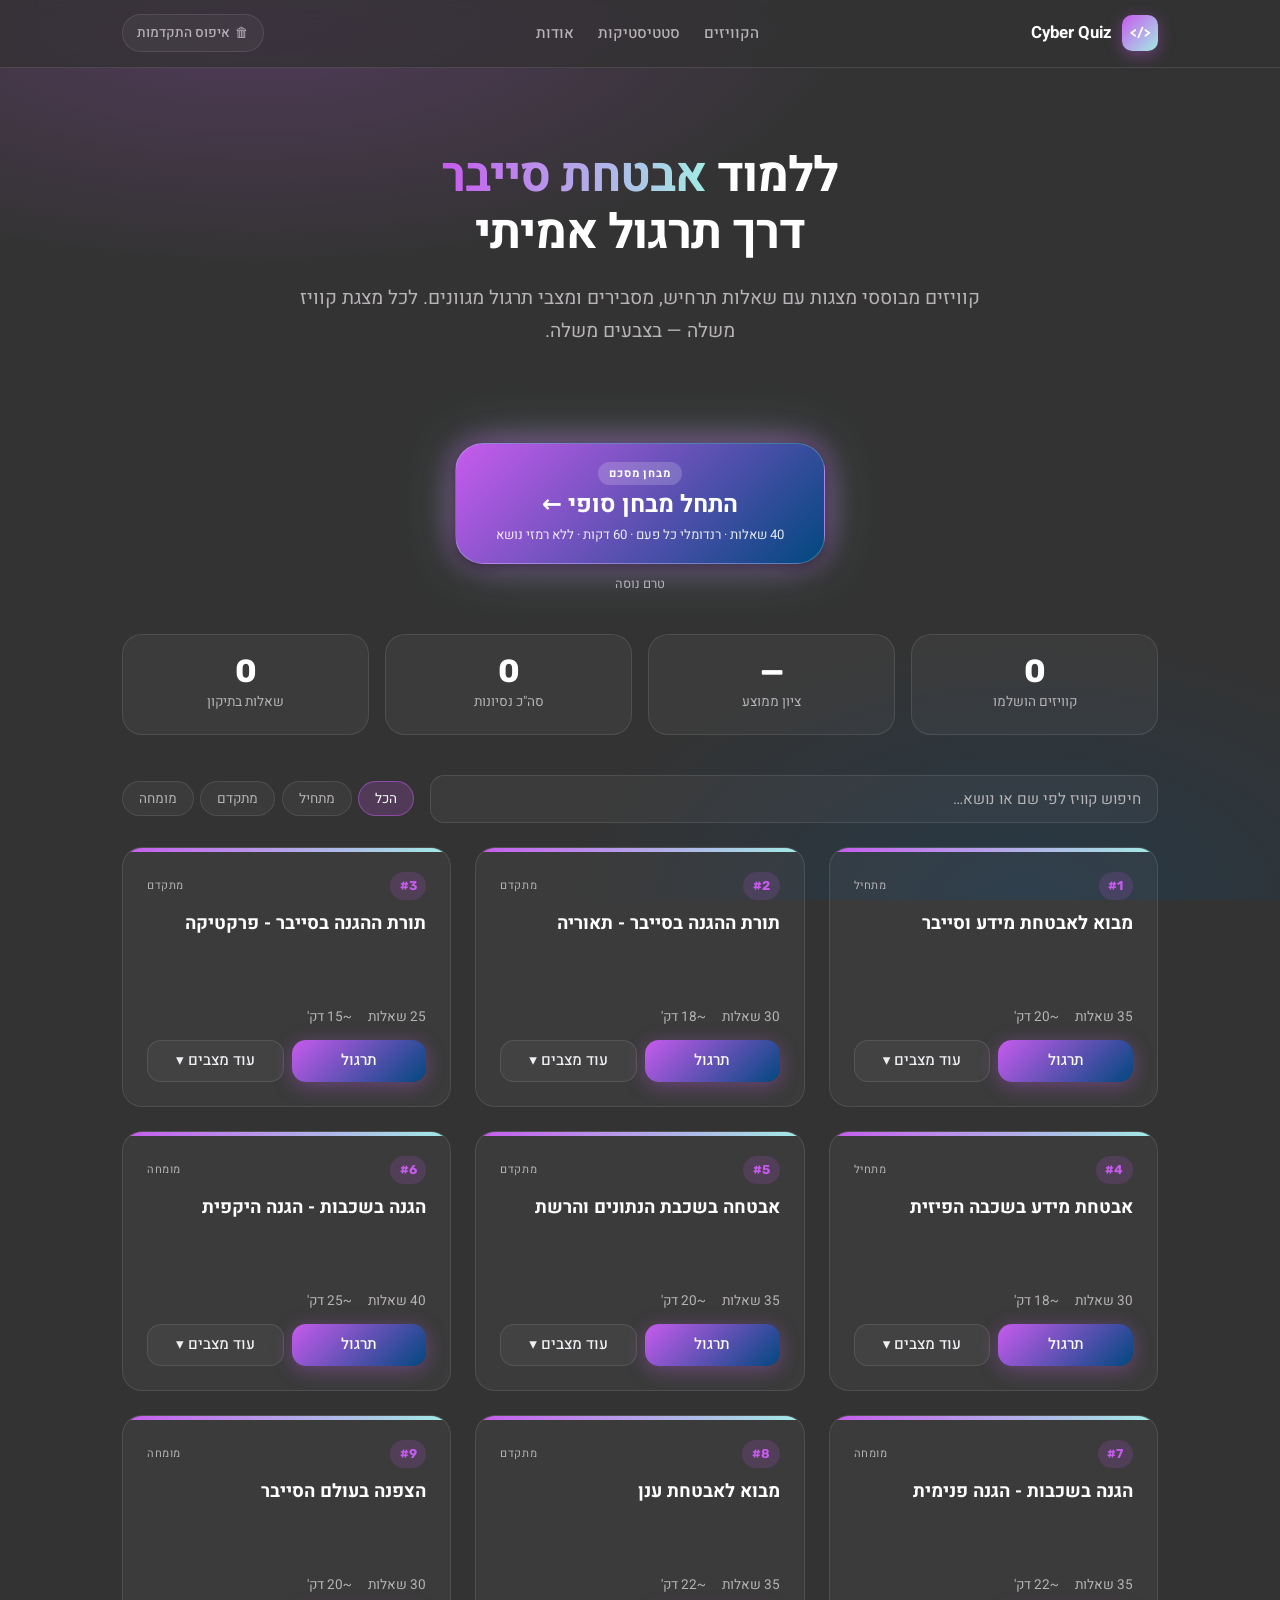
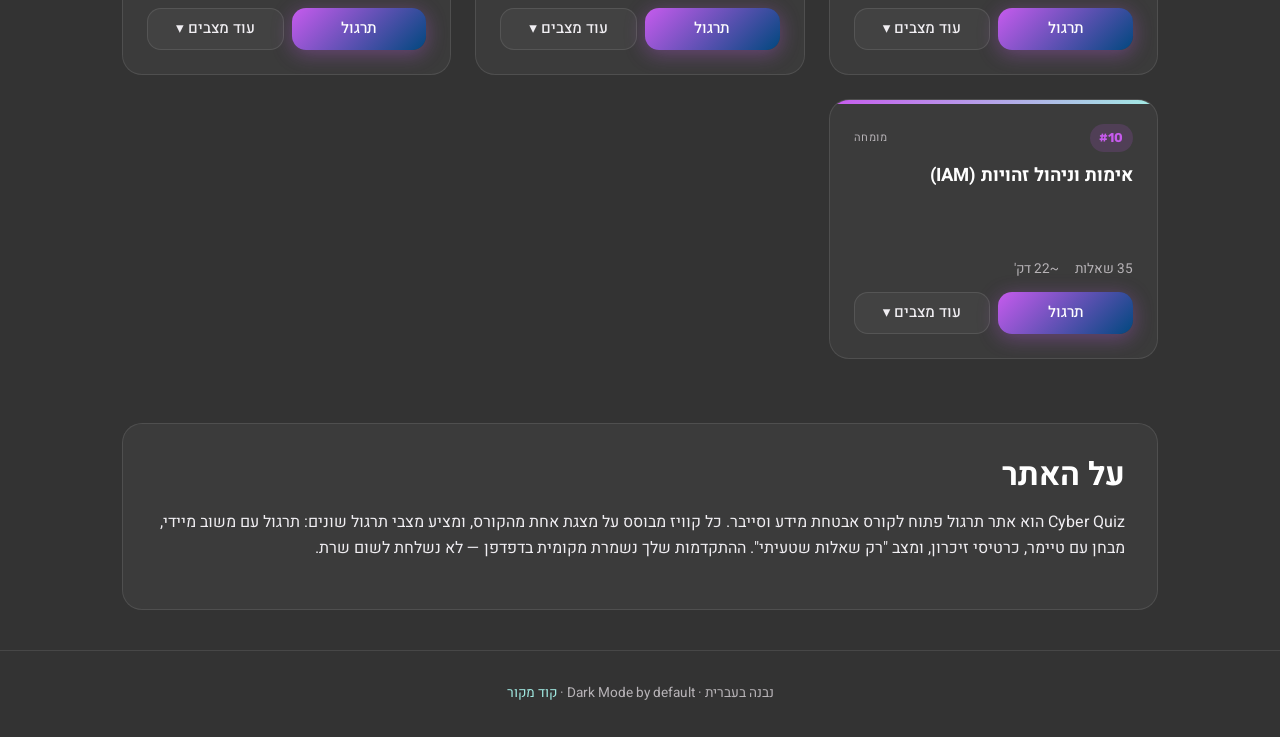
<file: index.html>
<!DOCTYPE html>
<html lang="he" dir="rtl">
<head>
    <meta charset="UTF-8">
    <meta name="viewport" content="width=device-width, initial-scale=1.0">
    <title>Cyber Quiz — קוויזים לקורס אבטחת מידע וסייבר</title>
    <meta name="description" content="אתר קוויזים אינטראקטיבי לקורס אבטחת מידע וסייבר — תרגול, מבחנים, וכרטיסי זיכרון">
    <link rel="icon" type="image/svg+xml" href="assets/favicon.svg">

    <link rel="preconnect" href="https://fonts.googleapis.com">
    <link rel="preconnect" href="https://fonts.gstatic.com" crossorigin>
    <link rel="stylesheet" href="https://fonts.googleapis.com/css2?family=Heebo:wght@300;400;500;700;900&family=Rubik:wght@400;500;700&display=swap">

    <link rel="stylesheet" href="css/base.css">
    <link rel="stylesheet" href="css/themes.css">
    <link rel="stylesheet" href="css/components.css">
    <link rel="stylesheet" href="css/modes.css">

    <script type="module" src="js/dashboard.js"></script>
</head>
<body class="theme-default">
    <div class="bg-layer" aria-hidden="true"></div>

    <header class="site-header">
        <div class="container header-inner">
            <a class="brand" href="./">
                <span class="brand-mark">&lt;/&gt;</span>
                <span class="brand-name">Cyber Quiz</span>
            </a>
            <nav class="site-nav" aria-label="ניווט ראשי">
                <a href="#quizzes">הקוויזים</a>
                <a href="#stats">סטטיסטיקות</a>
                <a href="#about">אודות</a>
            </nav>
            <button type="button"
                    class="header-reset-btn"
                    data-role="header-reset"
                    aria-label="איפוס התקדמות"
                    onclick="document.querySelector('[data-role=&quot;confirm-modal&quot;]')?.showModal()">
                <span aria-hidden="true">🗑</span>
                <span class="header-reset-label">איפוס התקדמות</span>
            </button>
        </div>
    </header>

    <dialog class="app-modal" data-role="confirm-modal" aria-labelledby="confirm-modal-title">
        <form method="dialog" class="app-modal-card" data-variant="danger">
            <header class="app-modal-header">
                <div class="app-modal-icon" aria-hidden="true">⚠️</div>
                <div class="app-modal-header-text">
                    <h3 id="confirm-modal-title" class="app-modal-title">לאפס את ההתקדמות?</h3>
                </div>
                <button type="button"
                        class="app-modal-close"
                        data-role="confirm-modal-close"
                        aria-label="סגור"
                        onclick="this.closest('dialog').close()">×</button>
            </header>
            <p class="app-modal-desc">
                פעולה זו תמחק את כל ההתקדמות שלך בדפדפן הזה: ציונים, היסטוריית קוויזים, שאלות שטעית בהן, ודגלים. לא ניתן לשחזר.
            </p>
            <footer class="app-modal-actions">
                <button type="button"
                        class="btn btn-ghost"
                        data-role="confirm-modal-cancel"
                        onclick="this.closest('dialog').close()">ביטול</button>
                <button type="button"
                        class="btn btn-primary"
                        data-role="confirm-modal-ok"
                        onclick="Object.keys(localStorage).filter(k=>k.startsWith('cq:')).forEach(k=>localStorage.removeItem(k));location.reload();">
                    כן, אפס הכל
                </button>
            </footer>
        </form>
    </dialog>

    <div class="toast" data-role="toast" role="status" aria-live="polite" hidden></div>

    <main class="container">
        <section class="hero">
            <h1 class="hero-title">
                ללמוד <span class="gradient-text">אבטחת סייבר</span><br>
                דרך תרגול אמיתי
            </h1>
            <p class="hero-sub">
                קוויזים מבוססי מצגות עם שאלות תרחיש, מסבירים ומצבי תרגול מגוונים.
                לכל מצגת קוויז משלה — בצבעים משלה.
            </p>
        </section>

        <section class="final-exam-slot" aria-label="מבחן סופי">
            <button class="final-exam-btn" data-role="start-final">
                <span class="final-exam-btn-glow" aria-hidden="true"></span>
                <span class="final-exam-btn-content">
                    <span class="final-exam-btn-badge">מבחן מסכם</span>
                    <span class="final-exam-btn-title">התחל מבחן סופי ←</span>
                    <span class="final-exam-btn-sub">40 שאלות · רנדומלי כל פעם · 60 דקות · ללא רמזי נושא</span>
                </span>
            </button>
            <span class="final-exam-last-line" data-role="final-last"></span>
        </section>

        <section id="stats" class="stats-grid" aria-label="סטטיסטיקות אישיות">
            <article class="stat-card">
                <div class="stat-value" data-stat="completed">0</div>
                <div class="stat-label">קוויזים הושלמו</div>
            </article>
            <article class="stat-card">
                <div class="stat-value" data-stat="avg-score">—</div>
                <div class="stat-label">ציון ממוצע</div>
            </article>
            <article class="stat-card">
                <div class="stat-value" data-stat="total-attempts">0</div>
                <div class="stat-label">סה"כ נסיונות</div>
            </article>
            <article class="stat-card">
                <div class="stat-value" data-stat="wrong-pool">0</div>
                <div class="stat-label">שאלות בתיקון</div>
            </article>
        </section>

        <section class="toolbar">
            <div class="toolbar-row">
                <label class="search-input">
                    <span class="sr-only">חיפוש קוויז</span>
                    <input type="search" placeholder="חיפוש קוויז לפי שם או נושא…" data-role="search">
                </label>
                <div class="filter-group" role="tablist" aria-label="סינון לפי רמת קושי">
                    <button class="chip is-active" data-filter="all" role="tab" aria-selected="true">הכל</button>
                    <button class="chip" data-filter="beginner" role="tab">מתחיל</button>
                    <button class="chip" data-filter="intermediate" role="tab">מתקדם</button>
                    <button class="chip" data-filter="advanced" role="tab">מומחה</button>
                </div>
            </div>
        </section>

        <section id="quizzes" class="quiz-grid" aria-label="רשימת קוויזים">
            <div class="loading-placeholder" data-role="quiz-grid-empty">טוען קוויזים…</div>
        </section>

        <section id="about" class="about-card">
            <h2>על האתר</h2>
            <p>
                Cyber Quiz הוא אתר תרגול פתוח לקורס אבטחת מידע וסייבר.
                כל קוויז מבוסס על מצגת אחת מהקורס, ומציע מצבי תרגול שונים:
                תרגול עם משוב מיידי, מבחן עם טיימר, כרטיסי זיכרון, ומצב "רק שאלות שטעיתי".
                ההתקדמות שלך נשמרת מקומית בדפדפן — לא נשלחת לשום שרת.
            </p>
        </section>
    </main>

    <footer class="site-footer">
        <div class="container">
            <span>נבנה בעברית · Dark Mode by default · <a href="https://github.com/" data-role="repo-link" target="_blank" rel="noopener">קוד מקור</a></span>
        </div>
    </footer>

    <template id="quiz-card-template">
        <article class="quiz-card" data-quiz-id="">
            <div class="quiz-card-accent"></div>
            <header class="quiz-card-header">
                <span class="quiz-number"></span>
                <span class="quiz-difficulty"></span>
            </header>
            <h3 class="quiz-title"></h3>
            <p class="quiz-meta">
                <span class="quiz-count"></span>
                <span class="quiz-time"></span>
            </p>
            <div class="quiz-progress" hidden>
                <div class="quiz-progress-bar"><div class="quiz-progress-fill"></div></div>
                <span class="quiz-progress-text"></span>
            </div>
            <div class="quiz-card-actions">
                <button class="btn btn-primary" data-action="practice">תרגול</button>
                <button class="btn btn-ghost" data-action="menu">עוד מצבים ▾</button>
            </div>
            <menu class="quiz-mode-menu" hidden>
                <li><button data-mode="exam">מצב מבחן (טיימר)</button></li>
                <li><button data-mode="wrong">רק שאלות שטעיתי</button></li>
                <li><button data-mode="flashcards">כרטיסי זיכרון</button></li>
                <li><button data-mode="quick10">מהיר (10 שאלות)</button></li>
            </menu>
        </article>
    </template>
</body>
</html>
</file>
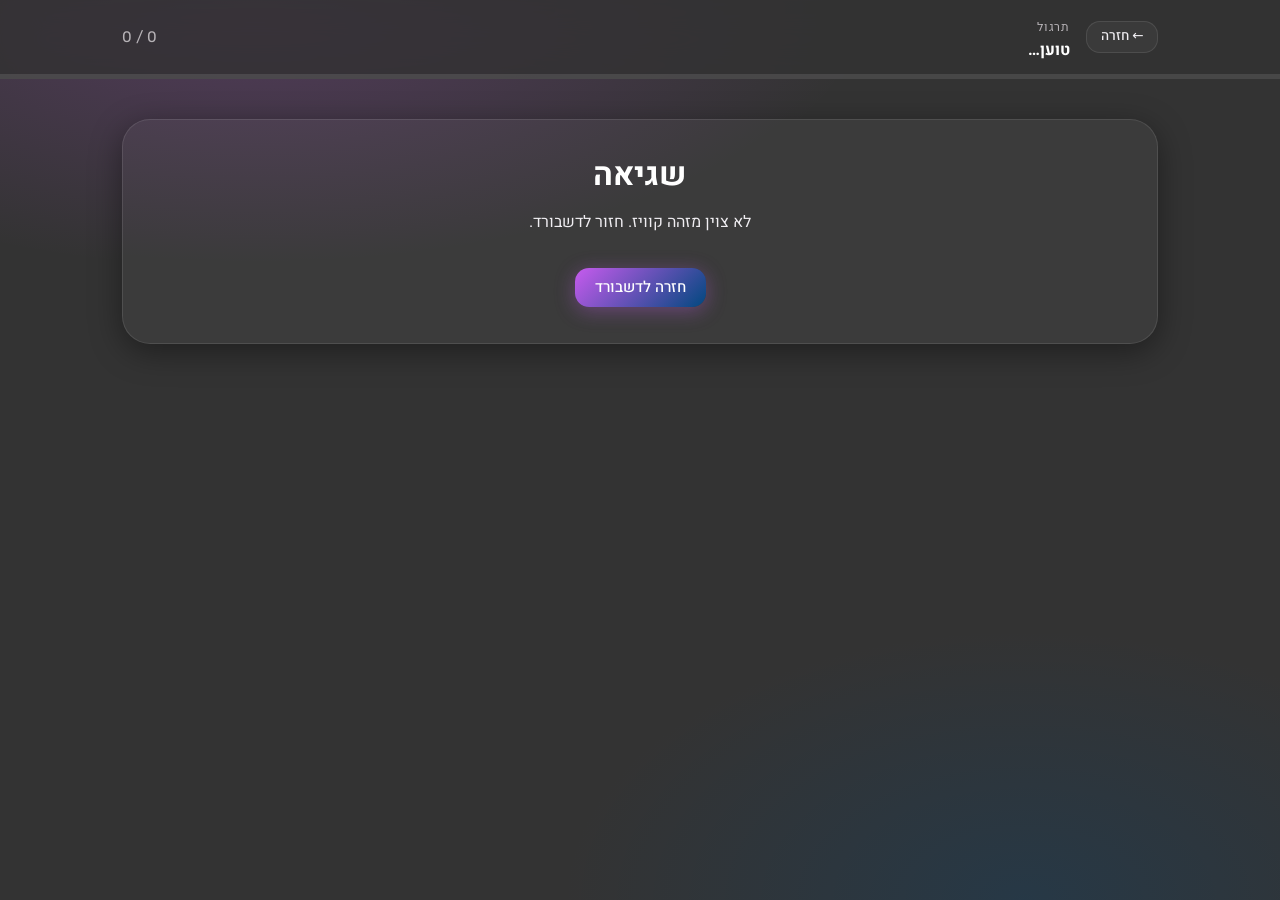
<file: quiz.html>
<!DOCTYPE html>
<html lang="he" dir="rtl">
<head>
    <meta charset="UTF-8">
    <meta name="viewport" content="width=device-width, initial-scale=1.0">
    <title>Cyber Quiz — קוויז</title>
    <link rel="icon" type="image/svg+xml" href="assets/favicon.svg">

    <link rel="preconnect" href="https://fonts.googleapis.com">
    <link rel="preconnect" href="https://fonts.gstatic.com" crossorigin>
    <link rel="stylesheet" href="https://fonts.googleapis.com/css2?family=Heebo:wght@300;400;500;700;900&family=Rubik:wght@400;500;700&display=swap">

    <link rel="stylesheet" href="css/base.css">
    <link rel="stylesheet" href="css/themes.css">
    <link rel="stylesheet" href="css/components.css">
    <link rel="stylesheet" href="css/modes.css">

    <script type="module" src="js/quiz-page.js"></script>
</head>
<body class="theme-default">
    <div class="bg-layer" aria-hidden="true"></div>

    <header class="quiz-header" data-role="quiz-header">
        <div class="container quiz-header-inner">
            <a class="btn btn-ghost btn-sm" href="./">← חזרה</a>
            <div class="quiz-header-title">
                <span class="quiz-header-label" data-role="mode-label">תרגול</span>
                <h1 class="quiz-header-name" data-role="quiz-title">טוען…</h1>
            </div>
            <div class="quiz-header-meta">
                <span class="counter" data-role="counter">0 / 0</span>
                <span class="timer" data-role="timer" hidden>00:00</span>
            </div>
        </div>
        <div class="progress-track">
            <div class="progress-fill" data-role="progress-fill"></div>
        </div>
    </header>

    <main class="container quiz-stage" data-role="quiz-stage">
        <div class="loading-placeholder" data-role="loading">טוען שאלות…</div>
    </main>

    <section class="results-panel" data-role="results" hidden>
        <div class="container">
            <div class="results-card">
                <div class="results-score" data-role="results-score">0 / 0</div>
                <div class="results-percent" data-role="results-percent">0%</div>
                <p class="results-summary" data-role="results-summary"></p>

                <div class="results-breakdown" data-role="results-breakdown"></div>

                <details class="results-wrong" data-role="results-wrong" open>
                    <summary>סקירת שאלות שגויות</summary>
                    <div data-role="wrong-list"></div>
                </details>

                <div class="results-actions">
                    <button class="btn btn-primary" data-action="retry">נסה שוב</button>
                    <button class="btn btn-accent" data-action="retry-wrong">רק השגויות</button>
                    <a class="btn btn-ghost" href="./">לדשבורד</a>
                </div>
            </div>
        </div>
    </section>

    <template id="question-template">
        <article class="question-card" data-role="question">
            <header class="question-card-header">
                <span class="question-topic" data-role="topic"></span>
                <div class="question-card-header-actions">
                    <span class="question-difficulty" data-role="difficulty"></span>
                    <button class="flag-btn" data-role="flag" aria-label="דגל שאלה" title="דגל שאלה">⚑</button>
                </div>
            </header>
            <h2 class="question-text" data-role="question-text"></h2>
            <ol class="options" data-role="options"></ol>
            <section class="explanation" data-role="explanation" hidden>
                <div class="explanation-verdict" data-role="verdict"></div>
                <p class="explanation-text" data-role="explanation-text"></p>
                <p class="explanation-source" data-role="source"></p>
            </section>
            <footer class="question-card-footer">
                <button class="btn btn-ghost" data-action="prev">הקודמת</button>
                <button class="btn btn-primary" data-action="next">הבאה ←</button>
            </footer>
        </article>
    </template>

    <template id="option-template">
        <li class="option" data-role="option">
            <button class="option-btn">
                <span class="option-letter" data-role="option-letter"></span>
                <span class="option-text" data-role="option-text"></span>
                <span class="option-indicator" data-role="option-indicator" aria-hidden="true"></span>
            </button>
        </li>
    </template>
</body>
</html>
</file>
<file: css/base.css>
/* ============================================================
   Base — reset, typography, layout, RTL, dark-by-default
   ============================================================ */

*,
*::before,
*::after {
    box-sizing: border-box;
}

/* Enforce the HTML `hidden` attribute even when custom CSS sets an explicit
   display (e.g. display:flex on a menu). Without this, our own flex/grid
   rules would out-rank the UA default for [hidden] and dropdowns/toasts
   wouldn't actually disappear when toggled. */
[hidden] {
    display: none !important;
}

html {
    scroll-behavior: smooth;
    -webkit-text-size-adjust: 100%;
}

body {
    margin: 0;
    min-height: 100vh;
    font-family: 'Heebo', 'Rubik', system-ui, -apple-system, 'Segoe UI', sans-serif;
    font-weight: 400;
    font-size: 16px;
    line-height: 1.6;
    color: var(--color-text);
    background: var(--color-bg);
    direction: rtl;
    text-rendering: optimizeLegibility;
    -webkit-font-smoothing: antialiased;
    -moz-osx-font-smoothing: grayscale;
    overflow-x: hidden;
}

/* Decorative background layer per theme. Sits behind content. */
.bg-layer {
    position: fixed;
    inset: 0;
    z-index: -1;
    background:
        radial-gradient(ellipse 80% 50% at 20% 0%, var(--color-glow-a), transparent 60%),
        radial-gradient(ellipse 60% 50% at 80% 100%, var(--color-glow-b), transparent 60%),
        var(--color-bg);
    background-attachment: fixed;
    transition: background 0.6s ease;
}

h1, h2, h3, h4 {
    margin: 0 0 0.5em;
    font-weight: 700;
    line-height: 1.2;
    color: var(--color-text-strong);
}

h1 { font-size: clamp(1.8rem, 2.5vw + 1rem, 3rem); }
h2 { font-size: clamp(1.4rem, 1.5vw + 1rem, 2rem); }
h3 { font-size: 1.15rem; }

p { margin: 0 0 1rem; }

a {
    color: var(--color-accent);
    text-decoration: none;
    transition: color 0.2s ease;
}
a:hover { color: var(--color-primary); }

button {
    font-family: inherit;
    cursor: pointer;
    border: none;
    background: none;
    color: inherit;
}

.container {
    width: 100%;
    max-width: 1100px;
    margin-inline: auto;
    padding-inline: clamp(1rem, 3vw, 2rem);
}

.gradient-text {
    background: linear-gradient(90deg, var(--color-primary), var(--color-accent));
    -webkit-background-clip: text;
    background-clip: text;
    -webkit-text-fill-color: transparent;
    color: transparent;
}

.sr-only {
    position: absolute;
    width: 1px; height: 1px;
    padding: 0; margin: -1px;
    overflow: hidden;
    clip: rect(0, 0, 0, 0);
    white-space: nowrap;
    border: 0;
}

.loading-placeholder {
    padding: 3rem;
    text-align: center;
    color: var(--color-text-dim);
    font-size: 1.05rem;
}

/* Focus ring — accessibility */
:focus-visible {
    outline: 2px solid var(--color-accent);
    outline-offset: 3px;
    border-radius: 6px;
}

/* Small-screen tweaks */
@media (max-width: 640px) {
    body { font-size: 15px; }
}

/* Reduced motion respect */
@media (prefers-reduced-motion: reduce) {
    *, *::before, *::after {
        animation-duration: 0.01ms !important;
        animation-iteration-count: 1 !important;
        transition-duration: 0.01ms !important;
    }
    html { scroll-behavior: auto; }
}
</file>
<file: css/themes.css>
/* ============================================================
   Themes — CSS variable sets per palette.
   Default (body.theme-default) is the site's "Signature" palette.
   Other themes applied by adding class e.g. body.theme-matrix
   or by theme.js overriding individual --color-* properties.
   ============================================================ */

:root {
    /* Default palette — "Signature" (the site's signature colors). */
    --color-bg: #333333;
    --color-surface: rgba(255, 255, 255, 0.04);
    --color-surface-strong: rgba(255, 255, 255, 0.08);
    --color-border: rgba(255, 255, 255, 0.1);
    --color-border-strong: rgba(255, 255, 255, 0.18);

    --color-primary: #c75bee;
    --color-secondary: #01487f;
    --color-accent: #a2ece4;
    --color-glow-a: rgba(199, 91, 238, 0.22);
    --color-glow-b: rgba(1, 72, 127, 0.25);

    --color-text: #f0eef2;
    --color-text-strong: #ffffff;
    --color-text-dim: #b7b3b7;

    --color-success: #a2ece4;
    --color-error: #ff2629;
    --color-warning: #ffaa00;

    --radius-sm: 8px;
    --radius-md: 14px;
    --radius-lg: 20px;
    --radius-xl: 28px;

    --shadow-sm: 0 2px 8px rgba(0, 0, 0, 0.3);
    --shadow-md: 0 8px 32px rgba(0, 0, 0, 0.4);
    --shadow-glow: 0 0 40px var(--color-glow-a);

    --space-xs: 0.5rem;
    --space-sm: 0.75rem;
    --space-md: 1rem;
    --space-lg: 1.5rem;
    --space-xl: 2.5rem;
    --space-2xl: 4rem;

    --ease-out: cubic-bezier(0.22, 1, 0.36, 1);
    --ease-in-out: cubic-bezier(0.65, 0, 0.35, 1);
}

/* =============== Theme: Signature (default) =============== */
.theme-signature,
.theme-default {
    --color-bg: #333333;
    --color-primary: #c75bee;
    --color-secondary: #01487f;
    --color-accent: #a2ece4;
    --color-glow-a: rgba(199, 91, 238, 0.22);
    --color-glow-b: rgba(1, 72, 127, 0.25);
    --color-text: #f0eef2;
    --color-text-dim: #b7b3b7;
    --color-error: #ff2629;
    --color-success: #a2ece4;
}

/* =============== Theme: Cyberpunk =============== */
.theme-cyberpunk {
    --color-bg: #0a0e27;
    --color-primary: #ff006e;
    --color-secondary: #8338ec;
    --color-accent: #3a86ff;
    --color-glow-a: rgba(255, 0, 110, 0.18);
    --color-glow-b: rgba(58, 134, 255, 0.15);
}

/* =============== Theme: Matrix =============== */
.theme-matrix {
    --color-bg: #0d0208;
    --color-primary: #00ff41;
    --color-secondary: #008f11;
    --color-accent: #39ff14;
    --color-glow-a: rgba(0, 255, 65, 0.15);
    --color-glow-b: rgba(0, 143, 17, 0.15);
    --color-text: #c8facc;
    --color-text-strong: #eaffea;
}

/* =============== Theme: Ocean =============== */
.theme-ocean {
    --color-bg: #03045e;
    --color-primary: #00b4d8;
    --color-secondary: #0077b6;
    --color-accent: #90e0ef;
    --color-glow-a: rgba(0, 180, 216, 0.2);
    --color-glow-b: rgba(144, 224, 239, 0.15);
}

/* =============== Theme: Sunset =============== */
.theme-sunset {
    --color-bg: #2d1b2e;
    --color-primary: #ff6b35;
    --color-secondary: #f7931e;
    --color-accent: #fdc830;
    --color-glow-a: rgba(255, 107, 53, 0.22);
    --color-glow-b: rgba(253, 200, 48, 0.15);
}

/* =============== Theme: Forest =============== */
.theme-forest {
    --color-bg: #081c15;
    --color-primary: #52b788;
    --color-secondary: #2d6a4f;
    --color-accent: #95d5b2;
    --color-glow-a: rgba(82, 183, 136, 0.18);
    --color-glow-b: rgba(149, 213, 178, 0.12);
}

/* =============== Theme: Midnight =============== */
.theme-midnight {
    --color-bg: #03071e;
    --color-primary: #7209b7;
    --color-secondary: #560bad;
    --color-accent: #b5179e;
    --color-glow-a: rgba(114, 9, 183, 0.2);
    --color-glow-b: rgba(181, 23, 158, 0.18);
}
</file>
<file: css/components.css>
/* ============================================================
   Components — all reusable UI pieces
   ============================================================ */

/* =============== Buttons =============== */
.btn {
    display: inline-flex;
    align-items: center;
    justify-content: center;
    gap: 0.5rem;
    padding: 0.75rem 1.25rem;
    border-radius: var(--radius-md);
    font-weight: 500;
    font-size: 0.95rem;
    line-height: 1;
    text-decoration: none;
    transition: transform 0.15s var(--ease-out), background 0.2s, box-shadow 0.2s;
    white-space: nowrap;
}
.btn:hover { transform: translateY(-1px); }
.btn:active { transform: translateY(0); }
.btn:disabled {
    opacity: 0.4;
    cursor: not-allowed;
    transform: none;
}
.btn-sm { padding: 0.5rem 0.85rem; font-size: 0.85rem; }

.btn-primary {
    background: linear-gradient(135deg, var(--color-primary), var(--color-secondary));
    color: var(--color-text-strong);
    box-shadow: 0 4px 20px color-mix(in srgb, var(--color-primary) 35%, transparent);
}
.btn-primary:hover {
    box-shadow: 0 6px 30px color-mix(in srgb, var(--color-primary) 50%, transparent);
}

.btn-accent {
    background: color-mix(in srgb, var(--color-accent) 15%, transparent);
    color: var(--color-accent);
    border: 1px solid color-mix(in srgb, var(--color-accent) 40%, transparent);
}
.btn-accent:hover {
    background: color-mix(in srgb, var(--color-accent) 25%, transparent);
}

.btn-ghost {
    background: var(--color-surface);
    color: var(--color-text);
    border: 1px solid var(--color-border);
}
.btn-ghost:hover {
    background: var(--color-surface-strong);
    border-color: var(--color-border-strong);
}

/* =============== Chips (filter pills) =============== */
.chip {
    padding: 0.4rem 1rem;
    border-radius: 999px;
    background: var(--color-surface);
    border: 1px solid var(--color-border);
    color: var(--color-text-dim);
    font-size: 0.85rem;
    transition: all 0.2s;
}
.chip:hover { color: var(--color-text); }
.chip.is-active {
    background: color-mix(in srgb, var(--color-primary) 20%, transparent);
    color: var(--color-text-strong);
    border-color: color-mix(in srgb, var(--color-primary) 50%, transparent);
}

/* =============== Site Header =============== */
.site-header {
    position: sticky;
    top: 0;
    z-index: 50;
    background: color-mix(in srgb, var(--color-bg) 80%, transparent);
    backdrop-filter: blur(20px) saturate(180%);
    -webkit-backdrop-filter: blur(20px) saturate(180%);
    border-bottom: 1px solid var(--color-border);
}
.header-inner {
    display: flex;
    align-items: center;
    justify-content: space-between;
    padding-block: 0.9rem;
}
.brand {
    display: flex;
    align-items: center;
    gap: 0.6rem;
    font-weight: 700;
    color: var(--color-text-strong);
    font-size: 1.05rem;
}
.brand-mark {
    display: grid;
    place-items: center;
    width: 36px; height: 36px;
    border-radius: 10px;
    background: linear-gradient(135deg, var(--color-primary), var(--color-accent));
    color: #fff;
    font-family: 'Rubik', monospace;
    font-size: 0.8rem;
    font-weight: 700;
    box-shadow: 0 4px 16px color-mix(in srgb, var(--color-primary) 40%, transparent);
}
.site-nav {
    display: flex;
    gap: 1.5rem;
}
.site-nav a {
    color: var(--color-text-dim);
    font-weight: 500;
    font-size: 0.95rem;
}
.site-nav a:hover { color: var(--color-text-strong); }

@media (max-width: 640px) {
    .site-nav { display: none; }
}

/* =============== Header reset button =============== */
.header-reset-btn {
    display: flex;
    align-items: center;
    gap: 0.35rem;
    padding: 0.5rem 0.85rem;
    border-radius: 999px;
    background: var(--color-surface);
    border: 1px solid var(--color-border);
    color: var(--color-text-dim);
    font-size: 0.85rem;
    transition: background 0.2s, border-color 0.2s, color 0.2s;
}
.header-reset-btn:hover {
    background: color-mix(in srgb, var(--color-error) 15%, transparent);
    border-color: color-mix(in srgb, var(--color-error) 40%, transparent);
    color: var(--color-error);
}
.header-reset-label {
    font-weight: 500;
}

@media (max-width: 640px) {
    .header-reset-label { display: none; }
}

/* =============== App Modal (themed dialog) ===============
   Uses native <dialog>. The user agent provides Esc-to-close and
   focus trapping for free; we only style it.
*/
.app-modal {
    padding: 0;
    border: none;
    background: transparent;
    color: var(--color-text);
    max-width: min(480px, calc(100vw - 2rem));
    width: 100%;
    border-radius: var(--radius-xl);
    /* direction for RTL content inside */
    direction: rtl;
}
.app-modal::backdrop {
    background: rgba(10, 10, 15, 0.72);
    backdrop-filter: blur(6px);
    -webkit-backdrop-filter: blur(6px);
}
/* Fade/slide-in animation on open. The [open] attribute is set by the UA. */
.app-modal[open] {
    animation: modal-pop 0.25s var(--ease-out);
}
@keyframes modal-pop {
    from { opacity: 0; transform: translateY(-10px) scale(0.98); }
    to   { opacity: 1; transform: translateY(0)    scale(1); }
}

.app-modal-card {
    padding: clamp(1.25rem, 3vw, 1.75rem);
    border-radius: var(--radius-xl);
    background: var(--color-bg);
    border: 1px solid color-mix(in srgb, var(--color-primary) 35%, var(--color-border));
    box-shadow:
        0 20px 60px rgba(0, 0, 0, 0.6),
        0 0 40px -5px color-mix(in srgb, var(--color-primary) 30%, transparent);
    display: flex;
    flex-direction: column;
    gap: 1rem;
}

.app-modal-header {
    display: flex;
    align-items: center;
    gap: 0.75rem;
}
.app-modal-header-text {
    flex: 1;
    min-width: 0;
}
.app-modal-title {
    margin: 0;
    font-size: 1.25rem;
    color: var(--color-text-strong);
    line-height: 1.3;
}
.app-modal-icon {
    display: grid;
    place-items: center;
    width: 44px;
    height: 44px;
    border-radius: 12px;
    font-size: 1.5rem;
    flex-shrink: 0;
    background: color-mix(in srgb, var(--color-accent) 18%, transparent);
    border: 1px solid color-mix(in srgb, var(--color-accent) 35%, transparent);
}
/* When in danger variant, icon + border switch to red tones */
[data-variant="danger"] .app-modal-icon {
    background: color-mix(in srgb, var(--color-error) 18%, transparent);
    border-color: color-mix(in srgb, var(--color-error) 45%, transparent);
}
[data-variant="danger"] .app-modal-card {
    border-color: color-mix(in srgb, var(--color-error) 45%, var(--color-border));
}
[data-variant="danger"] [data-role="profile-modal-ok"] {
    background: linear-gradient(135deg, var(--color-error), #9f0f12);
    box-shadow: 0 4px 20px color-mix(in srgb, var(--color-error) 40%, transparent);
}
[data-variant="danger"] [data-role="profile-modal-ok"]:hover {
    box-shadow: 0 6px 30px color-mix(in srgb, var(--color-error) 55%, transparent);
}
.app-modal-close {
    display: grid;
    place-items: center;
    width: 32px;
    height: 32px;
    border-radius: 10px;
    background: var(--color-surface);
    color: var(--color-text-dim);
    font-size: 1.4rem;
    line-height: 1;
    transition: background 0.15s, color 0.15s, transform 0.15s;
}
.app-modal-close:hover {
    background: color-mix(in srgb, var(--color-error) 20%, transparent);
    color: var(--color-error);
    transform: rotate(90deg);
}

.app-modal-desc {
    margin: 0;
    color: var(--color-text-dim);
    line-height: 1.6;
    font-size: 0.9rem;
}

.app-modal-input-wrap {
    display: flex;
    flex-direction: column;
    gap: 0.35rem;
}
.app-modal-input-label {
    font-size: 0.85rem;
    font-weight: 600;
    color: var(--color-text);
}
.app-modal-input {
    padding: 0.85rem 1rem;
    border-radius: var(--radius-md);
    background: var(--color-surface);
    border: 1px solid var(--color-border);
    color: var(--color-text-strong);
    font-family: inherit;
    font-size: 1rem;
    transition: border-color 0.2s, background 0.2s;
}
.app-modal-input:focus {
    outline: none;
    background: var(--color-surface-strong);
    border-color: var(--color-accent);
}
.app-modal-input::placeholder {
    color: var(--color-text-dim);
    opacity: 0.7;
}
.app-modal-hint {
    font-size: 0.75rem;
    color: var(--color-text-dim);
}
.app-modal-error {
    font-size: 0.8rem;
    color: var(--color-error);
    font-weight: 500;
}
.app-modal-input.is-invalid {
    border-color: var(--color-error);
    background: color-mix(in srgb, var(--color-error) 8%, var(--color-surface));
}

/* =============== Toast notifications =============== */
.toast {
    position: fixed;
    bottom: 2rem;
    inset-inline-start: 50%;
    transform: translateX(50%);
    /* RTL: translateX(50%) with inset-inline-start: 50% centers the toast */
    padding: 0.8rem 1.3rem;
    border-radius: var(--radius-md);
    background: var(--color-surface-strong);
    border: 1px solid color-mix(in srgb, var(--color-accent) 40%, transparent);
    color: var(--color-text-strong);
    font-size: 0.9rem;
    font-weight: 500;
    box-shadow: 0 8px 32px rgba(0, 0, 0, 0.5);
    backdrop-filter: blur(12px);
    -webkit-backdrop-filter: blur(12px);
    z-index: 1000;
    animation: toast-in 0.3s var(--ease-out);
}
@keyframes toast-in {
    from { opacity: 0; transform: translate(50%, 10px); }
    to   { opacity: 1; transform: translate(50%, 0); }
}
.toast[data-variant="success"] { border-color: var(--color-success); }
.toast[data-variant="danger"]  { border-color: var(--color-error); }

.app-modal-actions {
    display: flex;
    gap: 0.6rem;
    justify-content: flex-end;
    margin-top: 0.25rem;
}
.app-modal-actions .btn { min-width: 100px; }

@media (max-width: 480px) {
    .app-modal-actions {
        flex-direction: column-reverse;
    }
    .app-modal-actions .btn { width: 100%; }
}

/* =============== Hero =============== */
.hero {
    padding-block: clamp(2.5rem, 7vw, 5rem);
    text-align: center;
    max-width: 720px;
    margin-inline: auto;
}
.hero-title {
    margin-bottom: 1.2rem;
    letter-spacing: -0.02em;
}
.hero-sub {
    color: var(--color-text-dim);
    font-size: clamp(1rem, 1vw + 0.8rem, 1.2rem);
    line-height: 1.7;
}

/* =============== Stats Grid =============== */
.stats-grid {
    display: grid;
    grid-template-columns: repeat(auto-fit, minmax(160px, 1fr));
    gap: var(--space-md);
    margin-bottom: var(--space-xl);
}
.stat-card {
    padding: 1.25rem;
    border-radius: var(--radius-lg);
    background: var(--color-surface);
    border: 1px solid var(--color-border);
    text-align: center;
}
.stat-value {
    font-size: 2rem;
    font-weight: 700;
    color: var(--color-text-strong);
    font-family: 'Rubik', sans-serif;
    line-height: 1;
    margin-bottom: 0.3rem;
}
.stat-label {
    font-size: 0.85rem;
    color: var(--color-text-dim);
}

/* =============== Toolbar =============== */
.toolbar {
    margin-bottom: var(--space-lg);
}
.toolbar-row {
    display: flex;
    gap: var(--space-md);
    align-items: center;
    flex-wrap: wrap;
}
.search-input {
    flex: 1;
    min-width: 220px;
    position: relative;
}
.search-input input {
    width: 100%;
    padding: 0.75rem 1rem;
    border-radius: var(--radius-md);
    background: var(--color-surface);
    border: 1px solid var(--color-border);
    color: var(--color-text);
    font-family: inherit;
    font-size: 0.95rem;
    transition: border-color 0.2s, background 0.2s;
}
.search-input input::placeholder { color: var(--color-text-dim); }
.search-input input:focus {
    outline: none;
    background: var(--color-surface-strong);
    border-color: color-mix(in srgb, var(--color-accent) 60%, transparent);
}
.filter-group {
    display: flex;
    gap: 0.4rem;
    flex-wrap: wrap;
}

/* =============== Final Exam Slot (standalone flagship button) ===============
   Standalone CTA placed between hero and stats. Deliberately NOT wrapped in
   a card-like container — the button itself is the visual element, centered.
*/
.final-exam-slot {
    display: flex;
    flex-direction: column;
    align-items: center;
    gap: 0.6rem;
    margin: 0 auto var(--space-xl);
    text-align: center;
}

.final-exam-btn {
    position: relative;
    padding: 1.1rem 2.5rem;
    border-radius: var(--radius-xl);
    background: linear-gradient(135deg, var(--color-primary), var(--color-secondary));
    color: var(--color-text-strong);
    cursor: pointer;
    overflow: visible;
    border: 1px solid color-mix(in srgb, var(--color-accent) 30%, transparent);
    transition: transform 0.2s var(--ease-out), box-shadow 0.3s;
    /* Layered shadow: inner drop + colored outer glows (primary + accent) */
    box-shadow:
        0 4px 12px rgba(0, 0, 0, 0.4),
        0 0 28px 2px color-mix(in srgb, var(--color-primary) 45%, transparent),
        0 0 60px -10px color-mix(in srgb, var(--color-accent) 45%, transparent);
    animation: final-pulse 3.2s ease-in-out infinite;
}
.final-exam-btn:hover {
    transform: translateY(-2px) scale(1.02);
    animation-play-state: paused;
    box-shadow:
        0 6px 16px rgba(0, 0, 0, 0.5),
        0 0 45px 4px color-mix(in srgb, var(--color-primary) 65%, transparent),
        0 0 90px -10px color-mix(in srgb, var(--color-accent) 60%, transparent);
}
.final-exam-btn:active { transform: translateY(0) scale(1); }

/* Pulse the outer glow intensity, not the element itself — avoids layout shift. */
@keyframes final-pulse {
    0%, 100% {
        box-shadow:
            0 4px 12px rgba(0, 0, 0, 0.4),
            0 0 28px 2px color-mix(in srgb, var(--color-primary) 45%, transparent),
            0 0 60px -10px color-mix(in srgb, var(--color-accent) 45%, transparent);
    }
    50% {
        box-shadow:
            0 4px 14px rgba(0, 0, 0, 0.45),
            0 0 40px 4px color-mix(in srgb, var(--color-primary) 65%, transparent),
            0 0 80px -8px color-mix(in srgb, var(--color-accent) 60%, transparent);
    }
}

/* The legacy .final-exam-btn-glow span is no longer needed — we drive the glow
   from box-shadow keyframes. Hide the span if present so we don't double up. */
.final-exam-btn-glow { display: none; }

.final-exam-btn-content {
    display: flex;
    flex-direction: column;
    align-items: center;
    gap: 0.35rem;
    position: relative;
}
.final-exam-btn-badge {
    display: inline-block;
    padding: 0.2rem 0.7rem;
    border-radius: 999px;
    background: rgba(255, 255, 255, 0.18);
    font-size: 0.7rem;
    font-weight: 700;
    letter-spacing: 0.08em;
    text-transform: uppercase;
}
.final-exam-btn-title {
    font-size: clamp(1.15rem, 1.5vw + 0.8rem, 1.5rem);
    font-weight: 700;
    line-height: 1.2;
}
.final-exam-btn-sub {
    font-size: 0.82rem;
    opacity: 0.88;
    font-weight: 400;
}

.final-exam-last-line {
    font-size: 0.8rem;
    color: var(--color-text-dim);
    min-height: 1em;  /* reserve space so layout doesn't jump after JS fills it */
}

@media (max-width: 640px) {
    .final-exam-btn { padding: 1rem 1.5rem; }
    .final-exam-btn-sub { font-size: 0.75rem; }
}

/* =============== Quiz Grid =============== */
.quiz-grid {
    display: grid;
    grid-template-columns: repeat(auto-fill, minmax(280px, 1fr));
    gap: var(--space-lg);
    margin-bottom: var(--space-2xl);
}

/* =============== Quiz Card =============== */
.quiz-card {
    position: relative;
    padding: 1.5rem;
    border-radius: var(--radius-lg);
    background: var(--color-surface);
    border: 1px solid var(--color-border);
    overflow: hidden;
    transition: transform 0.25s var(--ease-out), border-color 0.2s, box-shadow 0.3s;
    display: flex;
    flex-direction: column;
    gap: 0.75rem;
    min-height: 260px;
    /* Each card scopes a theme, via inline CSS variables set by JS */
}
.quiz-card:hover {
    transform: translateY(-3px);
    border-color: color-mix(in srgb, var(--color-primary) 40%, transparent);
    box-shadow: 0 12px 40px color-mix(in srgb, var(--color-primary) 20%, transparent);
}
.quiz-card-accent {
    position: absolute;
    top: 0; inset-inline: 0;
    height: 4px;
    background: linear-gradient(90deg, var(--color-primary), var(--color-accent));
}
.quiz-card-header {
    display: flex;
    justify-content: space-between;
    align-items: center;
    font-size: 0.8rem;
    color: var(--color-text-dim);
}
.quiz-number {
    padding: 0.25rem 0.6rem;
    border-radius: 999px;
    background: color-mix(in srgb, var(--color-primary) 15%, transparent);
    color: var(--color-primary);
    font-weight: 700;
    font-family: 'Rubik', monospace;
}
.quiz-difficulty {
    text-transform: uppercase;
    letter-spacing: 0.05em;
    font-size: 0.7rem;
}
.quiz-title {
    color: var(--color-text-strong);
    font-size: 1.15rem;
    line-height: 1.35;
    flex: 1;
}
.quiz-meta {
    color: var(--color-text-dim);
    font-size: 0.85rem;
    margin: 0;
    display: flex;
    gap: 1rem;
}
.quiz-progress {
    display: flex;
    flex-direction: column;
    gap: 0.3rem;
    font-size: 0.8rem;
    color: var(--color-text-dim);
}
.quiz-progress-bar {
    height: 4px;
    background: var(--color-border);
    border-radius: 4px;
    overflow: hidden;
}
.quiz-progress-fill {
    height: 100%;
    width: 0;
    background: linear-gradient(90deg, var(--color-primary), var(--color-accent));
    transition: width 0.4s var(--ease-out);
}
.quiz-card-actions {
    display: flex;
    gap: 0.5rem;
    margin-top: auto;
}
.quiz-card-actions .btn { flex: 1; }
.quiz-mode-menu {
    list-style: none;
    padding: 0.4rem;
    margin: 0.3rem 0 0;
    border-radius: var(--radius-md);
    background: var(--color-surface-strong);
    border: 1px solid var(--color-border);
}
.quiz-mode-menu li { list-style: none; }
.quiz-mode-menu button {
    display: block;
    width: 100%;
    text-align: start;
    padding: 0.55rem 0.8rem;
    border-radius: var(--radius-sm);
    color: var(--color-text);
    font-size: 0.9rem;
    transition: background 0.15s;
}
.quiz-mode-menu button:hover {
    background: color-mix(in srgb, var(--color-primary) 15%, transparent);
}

/* =============== About + Footer =============== */
.about-card {
    padding: 2rem;
    border-radius: var(--radius-lg);
    background: var(--color-surface);
    border: 1px solid var(--color-border);
    margin-bottom: var(--space-xl);
}
.site-footer {
    padding: 2rem 0;
    color: var(--color-text-dim);
    font-size: 0.85rem;
    text-align: center;
    border-top: 1px solid var(--color-border);
    margin-top: var(--space-xl);
}

/* ============================================================
   Quiz Runner Page
   ============================================================ */

.quiz-header {
    position: sticky;
    top: 0;
    z-index: 50;
    background: color-mix(in srgb, var(--color-bg) 88%, transparent);
    backdrop-filter: blur(20px) saturate(180%);
    -webkit-backdrop-filter: blur(20px) saturate(180%);
    border-bottom: 1px solid var(--color-border);
}
.quiz-header-inner {
    display: flex;
    align-items: center;
    gap: 1rem;
    padding-block: 0.85rem;
}
.quiz-header-title { flex: 1; min-width: 0; }
.quiz-header-label {
    font-size: 0.75rem;
    color: var(--color-text-dim);
    text-transform: uppercase;
    letter-spacing: 0.08em;
}
.quiz-header-name {
    font-size: 1rem;
    color: var(--color-text-strong);
    margin: 0.1rem 0 0;
    white-space: nowrap;
    overflow: hidden;
    text-overflow: ellipsis;
}
.quiz-header-meta {
    display: flex;
    gap: 0.75rem;
    align-items: center;
    font-family: 'Rubik', monospace;
    font-size: 0.95rem;
}
.counter { color: var(--color-text-dim); }
.timer {
    padding: 0.3rem 0.7rem;
    border-radius: var(--radius-sm);
    background: color-mix(in srgb, var(--color-warning) 15%, transparent);
    color: var(--color-warning);
    font-weight: 500;
}
.timer.is-low {
    background: color-mix(in srgb, var(--color-error) 20%, transparent);
    color: var(--color-error);
    animation: timer-pulse 1s infinite;
}
@keyframes timer-pulse {
    0%, 100% { opacity: 1; }
    50% { opacity: 0.7; }
}

.progress-track {
    height: 4px;
    background: var(--color-border);
    overflow: hidden;
}
.progress-fill {
    height: 100%;
    width: 0;
    background: linear-gradient(90deg, var(--color-primary), var(--color-accent));
    transition: width 0.4s var(--ease-out);
}

.quiz-stage {
    padding-block: var(--space-xl);
    min-height: 60vh;
}

/* =============== Question Card =============== */
.question-card {
    padding: clamp(1.25rem, 3vw, 2.25rem);
    border-radius: var(--radius-xl);
    background: var(--color-surface);
    border: 1px solid var(--color-border);
    box-shadow: var(--shadow-md);
    animation: question-in 0.45s var(--ease-out);
}
@keyframes question-in {
    from { opacity: 0; transform: translateX(30px); }
    to { opacity: 1; transform: translateX(0); }
}
/* In RTL, "new content from the right" means positive X translation. */

.question-card-header {
    display: flex;
    justify-content: space-between;
    align-items: center;
    gap: 0.75rem;
    margin-bottom: 1.25rem;
    flex-wrap: wrap;
}
.question-card-header-actions {
    display: flex;
    align-items: center;
    gap: 0.5rem;
}
.question-topic {
    padding: 0.3rem 0.8rem;
    border-radius: 999px;
    background: color-mix(in srgb, var(--color-accent) 15%, transparent);
    color: var(--color-accent);
    font-size: 0.8rem;
    font-weight: 500;
}
.question-difficulty {
    font-size: 0.75rem;
    color: var(--color-text-dim);
    text-transform: uppercase;
    letter-spacing: 0.05em;
    padding: 0.3rem 0.6rem;
    border-radius: var(--radius-sm);
    border: 1px solid var(--color-border);
}
.question-difficulty[data-difficulty="easy"] { color: var(--color-success); border-color: color-mix(in srgb, var(--color-success) 30%, transparent); }
.question-difficulty[data-difficulty="medium"] { color: var(--color-warning); border-color: color-mix(in srgb, var(--color-warning) 30%, transparent); }
.question-difficulty[data-difficulty="hard"] { color: var(--color-error); border-color: color-mix(in srgb, var(--color-error) 30%, transparent); }

.flag-btn {
    width: 32px; height: 32px;
    border-radius: 8px;
    background: var(--color-surface);
    border: 1px solid var(--color-border);
    color: var(--color-text-dim);
    font-size: 1rem;
    transition: color 0.2s, background 0.2s;
}
.flag-btn:hover { color: var(--color-warning); }
.flag-btn.is-flagged {
    color: var(--color-warning);
    background: color-mix(in srgb, var(--color-warning) 15%, transparent);
}

.question-text {
    font-size: clamp(1.15rem, 1vw + 1rem, 1.45rem);
    color: var(--color-text-strong);
    line-height: 1.5;
    margin-bottom: 1.75rem;
}

/* =============== Options =============== */
.options {
    list-style: none;
    padding: 0;
    margin: 0;
    display: flex;
    flex-direction: column;
    gap: 0.65rem;
}
.option { margin: 0; }
.option-btn {
    display: flex;
    align-items: center;
    gap: 0.85rem;
    width: 100%;
    padding: 1rem 1.1rem;
    border-radius: var(--radius-md);
    background: var(--color-surface);
    border: 1px solid var(--color-border);
    color: var(--color-text);
    font-size: 1rem;
    line-height: 1.5;
    text-align: start;
    transition: background 0.2s, border-color 0.2s, transform 0.15s var(--ease-out);
}
.option-btn:hover:not(:disabled) {
    background: var(--color-surface-strong);
    border-color: color-mix(in srgb, var(--color-accent) 40%, transparent);
}
.option-letter {
    display: grid;
    place-items: center;
    flex-shrink: 0;
    width: 34px; height: 34px;
    border-radius: 10px;
    background: color-mix(in srgb, var(--color-accent) 15%, transparent);
    color: var(--color-accent);
    font-family: 'Rubik', monospace;
    font-weight: 700;
    font-size: 0.9rem;
    transition: background 0.2s, color 0.2s;
}
.option-text { flex: 1; }
.option-indicator {
    flex-shrink: 0;
    width: 24px;
    text-align: center;
    color: var(--color-text-dim);
    font-size: 1rem;
}

/* States: selected / correct / incorrect */
.option.is-selected .option-btn {
    border-color: var(--color-accent);
    background: color-mix(in srgb, var(--color-accent) 10%, transparent);
}
.option.is-correct .option-btn {
    border-color: var(--color-success);
    background: color-mix(in srgb, var(--color-success) 12%, transparent);
}
.option.is-correct .option-letter {
    background: var(--color-success);
    color: #042a10;
}
.option.is-correct .option-indicator::before { content: "✓"; color: var(--color-success); font-weight: 700; }

.option.is-incorrect .option-btn {
    border-color: var(--color-error);
    background: color-mix(in srgb, var(--color-error) 12%, transparent);
}
.option.is-incorrect .option-letter {
    background: var(--color-error);
    color: #2a0410;
}
.option.is-incorrect .option-indicator::before { content: "✗"; color: var(--color-error); font-weight: 700; }

/* When answers are revealed, clicking is disabled */
.options.is-locked .option-btn { cursor: default; }
.options.is-locked .option-btn:hover { transform: none; }

/* =============== Explanation =============== */
.explanation {
    margin-top: 1.25rem;
    padding: 1.1rem 1.25rem;
    border-radius: var(--radius-md);
    background: color-mix(in srgb, var(--color-accent) 8%, transparent);
    border-inline-start: 3px solid var(--color-accent);
    animation: slide-down 0.35s var(--ease-out);
}
@keyframes slide-down {
    from { opacity: 0; transform: translateY(-6px); }
    to { opacity: 1; transform: translateY(0); }
}
.explanation-verdict {
    font-weight: 700;
    margin-bottom: 0.4rem;
    font-size: 0.95rem;
}
.explanation-verdict[data-verdict="correct"] { color: var(--color-success); }
.explanation-verdict[data-verdict="incorrect"] { color: var(--color-error); }
.explanation-text {
    margin: 0 0 0.6rem;
    line-height: 1.65;
}
.explanation-source {
    margin: 0;
    font-size: 0.85rem;
    color: var(--color-text-dim);
    font-style: italic;
}

.question-card-footer {
    display: flex;
    justify-content: space-between;
    gap: 1rem;
    margin-top: 1.75rem;
}

/* =============== Results =============== */
.results-panel {
    padding-block: var(--space-2xl);
    animation: question-in 0.5s var(--ease-out);
}
.results-card {
    padding: 2.5rem;
    border-radius: var(--radius-xl);
    background: var(--color-surface);
    border: 1px solid var(--color-border);
    text-align: center;
}
.results-score {
    font-family: 'Rubik', monospace;
    font-size: clamp(2.5rem, 5vw, 4rem);
    font-weight: 700;
    color: var(--color-text-strong);
    line-height: 1;
}
.results-percent {
    font-size: 1.4rem;
    color: var(--color-primary);
    font-weight: 500;
    margin-top: 0.25rem;
}
.results-summary {
    margin: 1rem auto 1.5rem;
    max-width: 480px;
    color: var(--color-text-dim);
    line-height: 1.7;
}
.results-breakdown {
    display: grid;
    grid-template-columns: repeat(auto-fit, minmax(140px, 1fr));
    gap: 0.75rem;
    margin-bottom: 2rem;
    text-align: start;
}
.breakdown-row {
    padding: 0.75rem 1rem;
    border-radius: var(--radius-md);
    background: var(--color-surface-strong);
    border: 1px solid var(--color-border);
}
.breakdown-topic {
    font-size: 0.85rem;
    color: var(--color-text-dim);
    margin-bottom: 0.3rem;
}
.breakdown-score {
    font-weight: 700;
    color: var(--color-text-strong);
}
.results-wrong {
    text-align: start;
    margin-bottom: 2rem;
}
.results-wrong summary {
    cursor: pointer;
    font-weight: 500;
    color: var(--color-text);
    padding: 0.75rem 0;
    border-bottom: 1px solid var(--color-border);
    list-style: none;
}
.results-wrong summary::before {
    content: "▾";
    display: inline-block;
    margin-inline-end: 0.5rem;
    transition: transform 0.2s;
}
.results-wrong[open] summary::before { transform: rotate(-90deg); }
.results-wrong summary::-webkit-details-marker { display: none; }

.wrong-item {
    padding: 1rem 0;
    border-bottom: 1px solid var(--color-border);
}
.wrong-item:last-child { border-bottom: none; }
.wrong-q {
    color: var(--color-text-strong);
    margin-bottom: 0.4rem;
    font-weight: 500;
}
.wrong-a {
    display: flex;
    flex-direction: column;
    gap: 0.25rem;
    font-size: 0.9rem;
}
.wrong-a .yours { color: var(--color-error); }
.wrong-a .correct { color: var(--color-success); }
.wrong-explanation {
    margin-top: 0.6rem;
    padding: 0.75rem 1rem;
    background: color-mix(in srgb, var(--color-accent) 8%, transparent);
    border-radius: var(--radius-sm);
    font-size: 0.9rem;
    color: var(--color-text-dim);
}

.results-actions {
    display: flex;
    gap: 0.75rem;
    justify-content: center;
    flex-wrap: wrap;
}
.results-actions .btn { min-width: 140px; }
</file>
<file: css/modes.css>
/* ============================================================
   Modes — visual tweaks per quiz mode.
   Mode is set on body via js: body.mode-practice, body.mode-exam,
   body.mode-flashcards, body.mode-wrong, body.mode-quick10.
   ============================================================ */

/* ====== Exam mode ======
   In exam mode we want the user to see which option they picked, but NOT learn
   whether it was correct until the quiz ends. Override the reveal styling.
*/
body.mode-exam .quiz-header {
    border-bottom-color: color-mix(in srgb, var(--color-error) 30%, transparent);
}
body.mode-exam .quiz-header-label {
    color: var(--color-error);
}
body.mode-exam .explanation { display: none; }

body.mode-exam .option.is-correct .option-btn,
body.mode-exam .option.is-incorrect .option-btn {
    border-color: var(--color-border);
    background: var(--color-surface);
}
body.mode-exam .option.is-correct .option-letter,
body.mode-exam .option.is-incorrect .option-letter {
    background: color-mix(in srgb, var(--color-accent) 15%, transparent);
    color: var(--color-accent);
}
body.mode-exam .option.is-correct .option-indicator::before,
body.mode-exam .option.is-incorrect .option-indicator::before {
    content: none;
}
body.mode-exam .option.is-selected .option-btn {
    border-color: var(--color-accent);
    background: color-mix(in srgb, var(--color-accent) 12%, transparent);
}

/* ====== Practice mode ====== */
body.mode-practice .quiz-header-label {
    color: var(--color-accent);
}

/* ====== Wrong-only mode ====== */
body.mode-wrong .quiz-header-label {
    color: var(--color-warning);
}

/* ====== Quick10 mode ====== */
body.mode-quick10 .quiz-header-label {
    color: var(--color-primary);
}

/* ====== Flashcards mode ======
   Each "question" becomes a 3D flip card: front = question, back = answer + explanation.
   Tap/click toggles. Options aren't interactive — goal is review not testing.
*/
body.mode-flashcards .question-card {
    perspective: 1200px;
    background: transparent;
    border: none;
    box-shadow: none;
    padding: 0;
    cursor: pointer;
}
body.mode-flashcards .flashcard-inner {
    position: relative;
    width: 100%;
    min-height: 340px;
    transform-style: preserve-3d;
    transition: transform 0.7s var(--ease-in-out);
}
body.mode-flashcards .flashcard-inner.is-flipped {
    transform: rotateY(180deg);
}
body.mode-flashcards .flashcard-face {
    position: absolute;
    inset: 0;
    padding: clamp(1.25rem, 3vw, 2.25rem);
    border-radius: var(--radius-xl);
    background: var(--color-surface);
    border: 1px solid var(--color-border);
    box-shadow: var(--shadow-md);
    backface-visibility: hidden;
    -webkit-backface-visibility: hidden;
    display: flex;
    flex-direction: column;
    justify-content: center;
}
body.mode-flashcards .flashcard-back {
    transform: rotateY(180deg);
}
body.mode-flashcards .flashcard-hint {
    position: absolute;
    bottom: 1rem;
    inset-inline-end: 1.25rem;
    font-size: 0.8rem;
    color: var(--color-text-dim);
}
body.mode-flashcards .options,
body.mode-flashcards .question-card-footer,
body.mode-flashcards .explanation {
    /* Not rendered in flashcards mode — engine swaps in flashcard markup */
}
</file>
